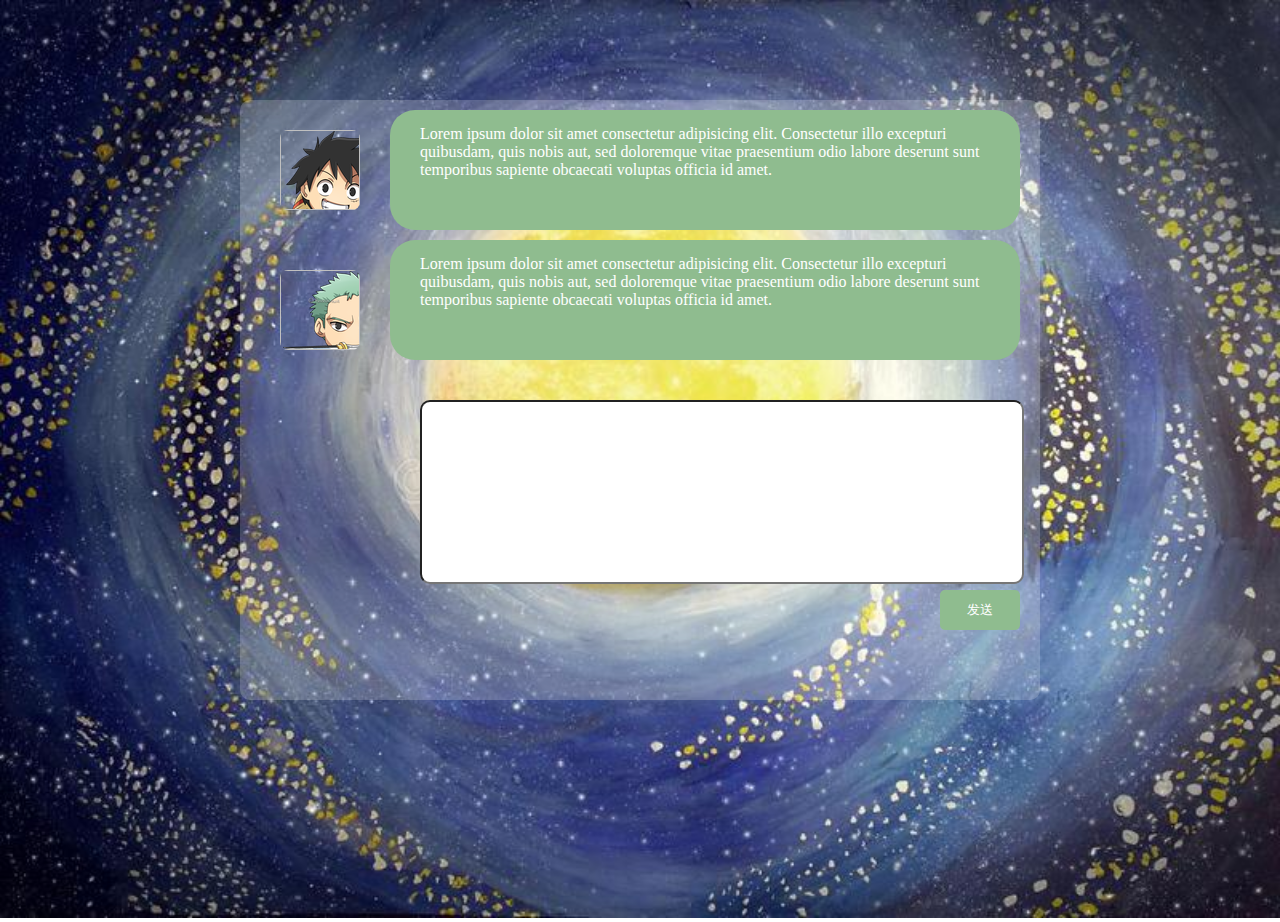
<file: Liuyan.html>
<!DOCTYPE html>
<html lang="en">
<head>
    <meta charset="UTF-8">
    <title>打开月亮的灯</title>
    <style>
    * {
    margin: 0;
    padding: 0
}
    .form {
    overflow: hidden;
    position: relative;
}
    .bgc {
    width: 100%;
    height: 100%;
}
.submit {
    position: absolute;
    z-index: 9;
    left: 0;
    top: -50px;
    right: 0;
    bottom: 0;
    margin: auto;
    margin-top: 150px;
    width: 800px;
    height: 600px;
    background: rgba(255, 255, 255, 0.2);
    border-radius: 10px;
    color: #fff;
    display: flex;
    flex-direction: column;
}
    .container{
            padding: 10px;
            background-color: burlywood;
            text-align: center;
            margin: 0 auto;
        }
        .bgcc{

            margin:30px 60px 0px 40px;
            width: 80px;
            height: 80px;
            border-radius: 8px;
            border-color: black;
            background-image: url("./img/1.png");

        }
        .bgccc{
            margin:30px 60px 0px 40px;
            width: 80px;
            height: 80px;
            border-radius: 8px;
            border-color: black;
            background-image: url("./img/2.png");
        }
        .content{
            width: 600px;
            height: 90px;
            margin-left: 150px;
            left: 160px;
            background-color: darkseagreen;
            border-radius: 25px;
            padding: 15px;
            margin-top: 10px;
            /* 设置自动换行 */
            word-wrap: break-word;
        }
        .float{
            float: left;
        }
        .clear{
            clear: both;
        }
        .liuyan{
            position: absolute;
            margin-top: 40px;
            margin-left: 180px;
            width: 600px;
            height: 180px;
            background: white;
            border-radius: 10px;
            /* 设置自动换行 */
            word-wrap: break-word;

        }

        .btn_submit {
    align-self: center;
}

.btn {
    border: none;
    width: 80px;
    height: 40px;
    color: #fff;
    border-radius: 5px;
    background: #999;
    margin-top: 40px;
}

.btn:hover {
    background: #666;
}

.back {
    margin-left: 10px;
}

.home_href {
     margin-top: 230px;
    margin-left: 680px;
    border: none;
    width: 80px;
    height: 40px;
    color: #fff;
    border-radius: 5px;
    background: darkseagreen;
}


        #info {
				width: 40%;
				min-width: 300px;
				height: 40px;
				border-radius: 5px;
				padding-left: 10px;

			}
    </style>
</head>
<body>
</body>
<div class="form">
    <img class="bgc" src="./img/007.jpg" alt="">
    <div class="submit">
        <div id="container">
        <div class="float">
            <img class="bgcc" >
        </div>
        <div id="float">
            <div class="content">
                Lorem ipsum dolor sit amet consectetur adipisicing elit.
                 Consectetur illo excepturi quibusdam, quis nobis aut,
                 sed doloremque vitae praesentium odio labore deserunt
                 sunt temporibus sapiente obcaecati voluptas officia id amet.
            </div>
        </div>
        <div class="clear"></div>
            <div id="container">
        <div class="float">
            <img class="bgccc" >
        </div>
        <div id="float">
            <div class="content">
                Lorem ipsum dolor sit amet consectetur adipisicing elit.
                 Consectetur illo excepturi quibusdam, quis nobis aut,
                 sed doloremque vitae praesentium odio labore deserunt
                 sunt temporibus sapiente obcaecati voluptas officia id amet.
            </div>
        </div>
        <div class="clear"></div>
        </div>
            <input class="liuyan"></input>
    </div>
        <div class="btn_submit">
                 <a href="Show.html">
                 <button class="home_href">发送</button></a>
        </div>
</div>
</html>
</file>
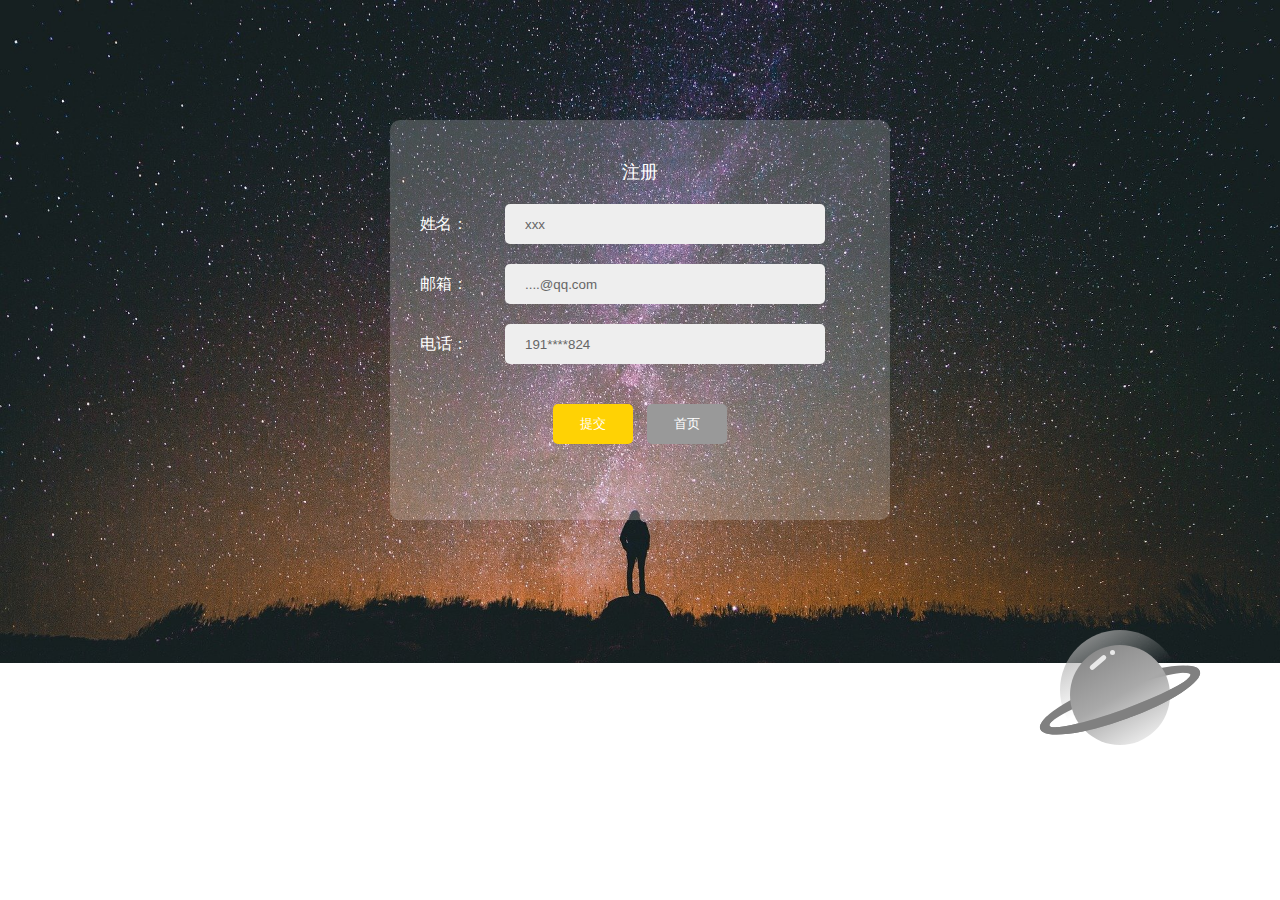
<file: LogIn.html>
<!DOCTYPE html>
<html lang="en">
<head>
    <meta charset="UTF-8">
    <title>打开月亮的灯</title>
    <link rel="stylesheet" href="css/moon.css" />
    <style>

        * {
    margin: 0;
    padding: 0
}

.from {
    overflow: hidden;
    position: relative;
}

.bgc {
    width: 100%;
}

.submit {
    position: absolute;
    z-index: 9;
    left: 0;
    top: -120px;
    right: 0;
    bottom: 0;
    margin: auto;
    margin-top: 15rem;
    width: 500px;
    height: 400px;
    background: rgba(255, 255, 255, 0.2);
    border-radius: 10px;
    color: #fff;
    display: flex;
    flex-direction: column;
}

.form_title {
    text-align: center;
    margin-top: 40px;
    font-size: 18px;
}

.form_input {
    padding: 0 30px;
    box-sizing: border-box;
    display: flex;
    margin-top: 20px;
}

.inputs {
    height: 40px;
    width: 300px;
    border-radius: 5px;
    border: none;
    background-color: #eee;
    color: #666;
    padding-left: 20px;
}

.form_input span {
    width: 85px;
    align-self: center;
}

.btn_submit {
    align-self: center;
}

.btn {
    border: none;
    width: 80px;
    height: 40px;
    color: #fff;
    border-radius: 5px;
    background: #999;
    margin-top: 40px;
}

.btn:hover {
    background: #666;
}

.back {
    margin-left: 10px;
}

.home_href {
    border: none;
    width: 80px;
    height: 40px;
    color: #fff;
    border-radius: 5px;
    background: #FFD204;
}
@font-face {
			font-family: zhanku;
			src: url("font/站酷快乐体.ttf");
		}
.fuck{
    text-decoration : none;
    font-family: zhanku;
    margin-top: -19rem;
    margin-left: 25px;
}
    </style>
</head>
<body>
<body>
    <div class="from">
        <img class="bgc" src="./img/003.jpg" alt="">
        <div class="submit">
            <span class="form_title">注册</span>
            <div class="form_input">
                <span>姓名：</span>
                <input class="inputs" type="text" value="xxx">
            </div>
            <div class="form_input">
                <span>邮箱：</span>
                <input class="inputs" type="text" value="....@qq.com">
            </div>
            <div class="form_input">
                <span>电话：</span>
                <input class="inputs" type="text" value="191****824">
            </div>
            <div class="btn_submit">
                <a href="Massage.html">
                    <button class="home_href">提交</button></a>
                <a href="Main.html" class="back"><button class="btn">首页</button></a>
            </div>
        </div>
    </div>
<div class="container" style="margin-top: 15rem;margin-left: 30rem">
			<div class="planet" id="tiaozhuan"></div>
		</div>
</body>
</body>
<script>

window.onload = function(){
    var obj = document.getElementById('tiaozhuan');
    obj.onclick=function(){
        window.location.href="Main.html";
     }
 }

</script>
</html>
</file>
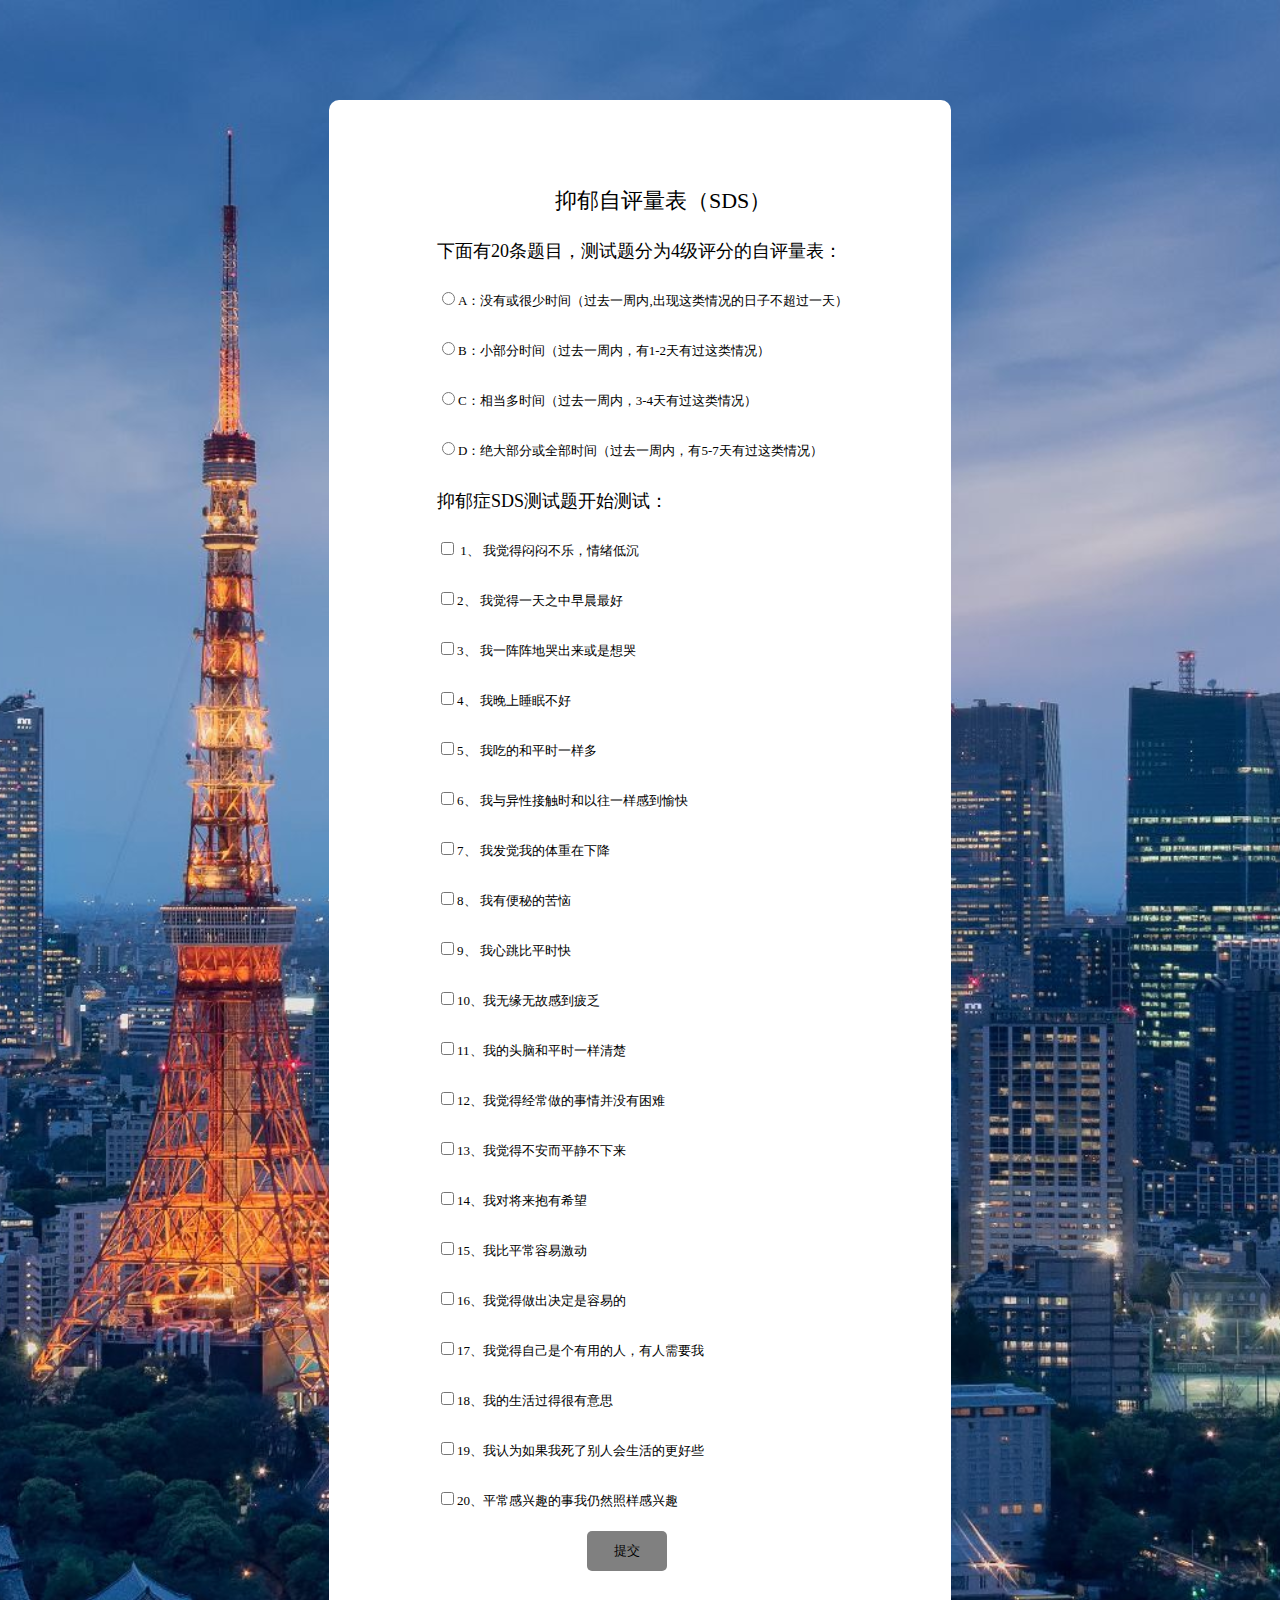
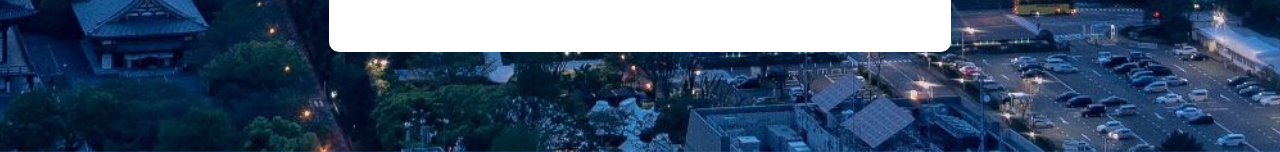
<file: Quest.html>
<!DOCTYPE html>
<html lang="en">
<head>
    <meta charset="UTF-8">
    <title>Title</title>
    <link rel="stylesheet" href="css/moon.css" />
    <style>
        body{
            z-index:-1;
            background-image: url("img/bacimg2.jpg");
            background-size: cover;
            background-position: center center;
}
.bg_blue{
}
.form{
width:470px;
margin:100px auto;
line-height:50px;
background:#fff;
padding:6%;
border-radius: 10px;
}
.m-l-0{
    margin-left:150px;
    font-size: 22px;
}
.m-l-1{
    margin-left:32px;
    font-size: 18px;
}
.m-l-2{
    margin-left:32px;
    font-size: 13px;
}
.home_href {
    border: none;
    width: 80px;
    height: 40px;
    color: #fff;
    border-radius: 5px;
    background: gray;
    margin-left: 150px;
}
    </style>
</head>

<body>
<div class="bg_blue">
<div class="form">
<div class="m-l-0">抑郁自评量表（SDS）</div>
<div class="m-l-1">下面有20条题目，测试题分为4级评分的自评量表：</div>
<div class="m-l-2"><input type="radio" name="sex" value="nan">A：没有或很少时间（过去一周内,出现这类情况的日子不超过一天）</div>
<div class="m-l-2"><input type="radio" name="sex" value="nan">B：小部分时间（过去一周内，有1-2天有过这类情况）</div>
<div class="m-l-2"><input type="radio" name="sex" value="nan">C：相当多时间（过去一周内，3-4天有过这类情况）</div>
<div class="m-l-2"><input type="radio" name="sex" value="nan">D：绝大部分或全部时间（过去一周内，有5-7天有过这类情况）</div>
<div class="m-l-1">抑郁症SDS测试题开始测试：</div>
    <div class="m-l-2"><input type="checkbox"   value="1" > 1、 我觉得闷闷不乐，情绪低沉&nbsp;<br>
                       <input type="checkbox"   value="2" >2、 我觉得一天之中早晨最好<br>
                       <input type="checkbox"   value="3" >3、 我一阵阵地哭出来或是想哭<br>
                       <input type="checkbox"   value="4" >4、 我晚上睡眠不好<br>
                       <input type="checkbox"   value="5" >5、 我吃的和平时一样多<br>
                       <input type="checkbox"   value="6" >6、 我与异性接触时和以往一样感到愉快<br>
                       <input type="checkbox"   value="2" >7、 我发觉我的体重在下降<br>
                       <input type="checkbox"   value="2" >8、 我有便秘的苦恼<br>
                       <input type="checkbox"   value="2" >9、 我心跳比平时快<br>
                       <input type="checkbox"   value="2" >10、我无缘无故感到疲乏<br>
                       <input type="checkbox"   value="2" >11、我的头脑和平时一样清楚<br>
                       <input type="checkbox"   value="2" >12、我觉得经常做的事情并没有困难<br>
                       <input type="checkbox"   value="2" >13、我觉得不安而平静不下来<br>
                       <input type="checkbox"   value="2" >14、我对将来抱有希望<br>
                       <input type="checkbox"   value="2" >15、我比平常容易激动<br>
                       <input type="checkbox"   value="2" >16、我觉得做出决定是容易的<br>
                       <input type="checkbox"   value="2" >17、我觉得自己是个有用的人，有人需要我<br>
                       <input type="checkbox"   value="2" >18、我的生活过得很有意思<br>
                       <input type="checkbox"   value="2" >19、我认为如果我死了别人会生活的更好些<br>
                       <input type="checkbox"   value="2" >20、平常感兴趣的事我仍然照样感兴趣<br>
        <button class="home_href"><a href="Main.html" style="text-decoration : none;color: black">提交</a></button>


</div>
</div>



</body>
<script>

window.onload = function(){
    var obj = document.getElementById('tiaozhuan');
    obj.onclick=function(){
        window.location.href="Login.html";
     }
 }

</script>
</html>
</file>
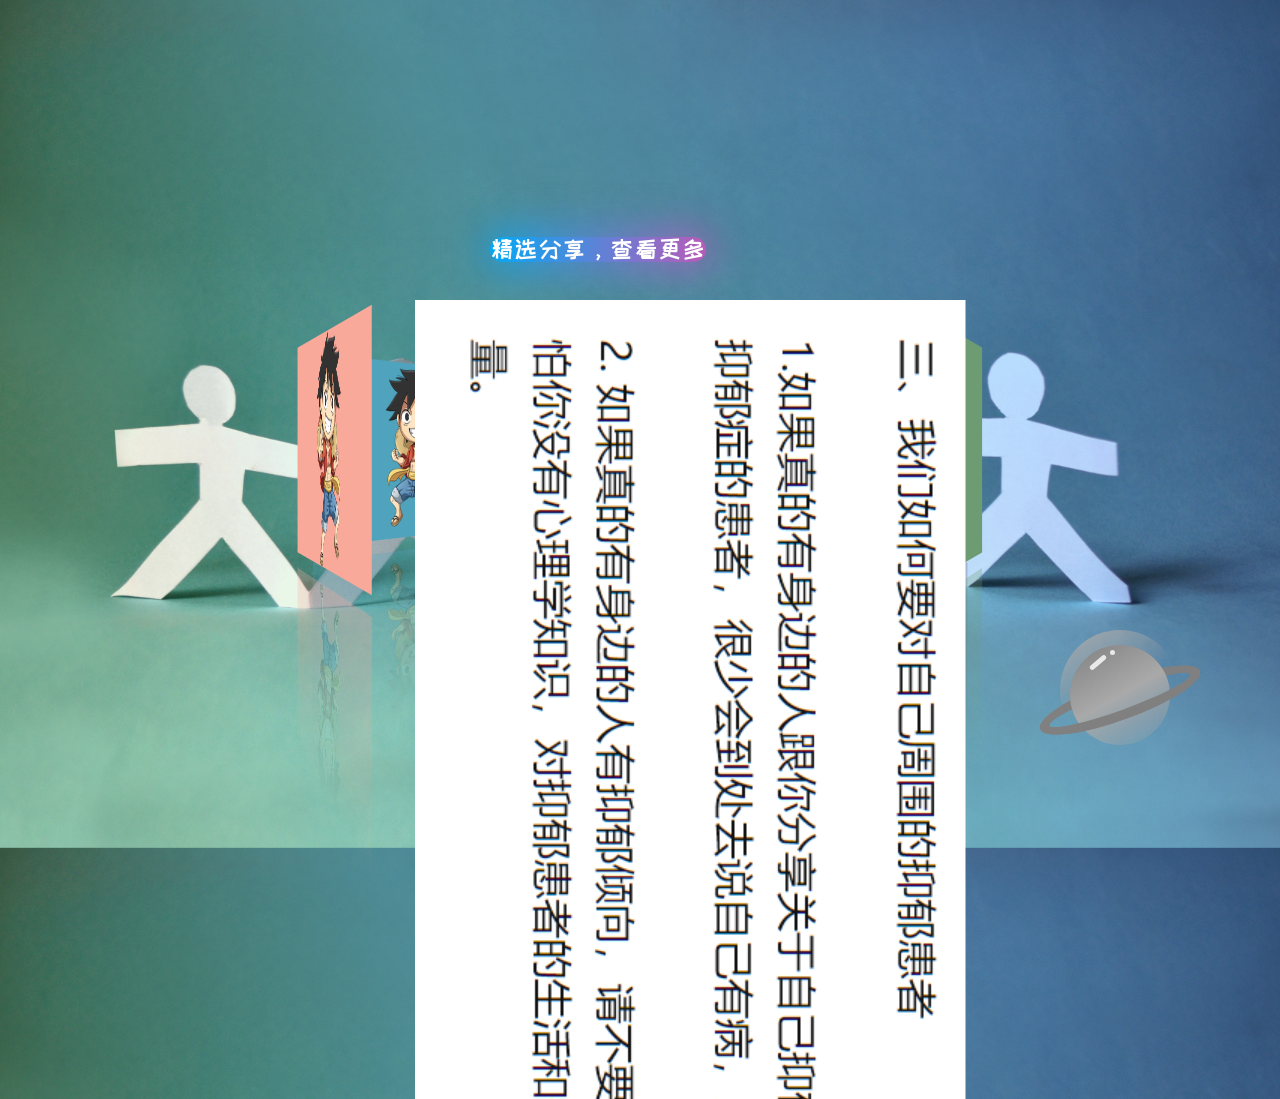
<file: Show.html>
<!DOCTYPE html>
<html lang="en">
<head>
    <meta charset="UTF-8">
    <title>打开月亮的灯</title>
	<link rel="stylesheet" href="css/moon.css" />
    <style>
        * {
	/* 初始化 取消页面的内外边距 */
	padding: 0;
	margin: 0;
}
body {
	/* 弹性布局 让页面元素水平+垂直居中 */
	display: flex;
	justify-content: center;
	align-items: center;
	/* 让页面始终占浏览器总高 */
	height: 100vh;
	background-image: url("./img/004.jpg");
	background-size: 100%;
	/* 视距 让元素看起来更有3D效果 */
	perspective: 900px;
}
section {
	/* 相对定位 */
	position: relative;
	width: 300px;
	height: 200px;
	/* 鼠标放到元素上变成小手 */
	cursor: pointer;
	/* 让子元素保留其3D位置 */
	transform-style: preserve-3d;
	/* 动画 名称 时长 linear 是匀速 播放 infinite 是无限次播放 */
	animation: rotate 20s linear infinite;
}
section:hover {
	/* 鼠标放到元素上停止动画 */
	animation-play-state: paused;
}
section div {
	/* 绝对定位 */
	position: absolute;
	left: 0;
	top: 0;
	width: 100%;
	height: 100%;
	text-align: center;
	/* 设置元素的倒影效果 below 是倒影效果在元素下方 15px 是元素和倒影的距离 后面的属性和背景渐变色是一个属性 设置了一个从下到上由背景透明色过渡到设置了不透明度的白色 */
	-webkit-box-reflect: below 15px -webkit-linear-gradient(transparent 10%, rgba(255, 255, 255, 0.3));
}

@font-face{
	font-family: tea;
	src: url("font/站酷快乐体.ttf");
}
section p{
	position: absolute;
	left: 0;
	top: -120px;
	width: 100%;
	height: 100%;
	text-align: center;
	font-size: xx-large;
	font-family: tea;
}


section div:nth-child(1) {
	transform: translateZ(300px);
	background-color: #c14c39;
}
section div:nth-child(2) {
	transform: rotateY(60deg) translateZ(300px);
	background-color: #6e9c72;
}
section div:nth-child(3) {
	transform: rotateY(120deg) translateZ(300px);
	background-color: #5e5f7a;
}
section div:nth-child(4) {
	transform: rotateY(180deg) translateZ(300px);
	background-color: #f5eb98;
}
section div:nth-child(5) {
	transform: rotateY(240deg) translateZ(300px);
	background-color: #50a3bc;
}
section div:nth-child(6) {
	transform: rotateY(300deg) translateZ(300px);
	background-color: #f9a99a;
}
/* 先定义旋转动画 */
@keyframes rotate {
	0% {
		transform: rotateY(0);
	}
	100% {
		transform: rotateY(360deg);
	}
}

		* {
    /* 初始化 取消页面的内外边距 */
    padding: 0;
    margin: 0;
}

body {
    /* 弹性布局 让页面元素垂直+水平居中 */
    display: flex;
    justify-content: center;
    align-items: center;
    /* 让页面占屏幕总高 */
    height: 100vh;
    background-color: #000;
}

a {
    /* 相对定位 */
    position: relative;
    width: 400px;
    height: 100px;
	top: -150px;
    line-height: 100px;
    text-align: center;
    text-decoration: none;
    text-transform: uppercase;
    font-size: 24px;
    color: #fff;
    /* 圆角属性 */
    border-radius: 50px;
    /* 背景渐变色 */
    background-image: linear-gradient(to right, #03a9f4, #f441a5, #ffeb3b, #09a8f4);
    /* 背景渐变色大小 */
    background-size: 400%;
    z-index: 1;
}

/* 下面设计 发光效果 */
a::before {
    content: '';
    position: absolute;
    top: -5px;
    bottom: -5px;
    left: -5px;
    right: -5px;
    border-radius: 50px;
    /* 背景渐变色 */
    background-image: linear-gradient(to right, #03a9f4, #f441a5, #ffeb3b, #09a8f4);
    /* 背景渐变色大小 */
    background-size: 400%;
    /* 元素的位置 底层或者顶层  -值表示底层 + 值表示顶层 */
    z-index: -1;
    /* 设置模糊度 显示发光效果 */
    filter: blur(20px);
}

a:hover {
    /* 动画 名称 时间 infinite 是无限次播放 */
    animation: sun 8s infinite;
}

a:hover::before {
    animation: sun 8s infinite;
}

@keyframes sun {
    100% {
        /* 背景位置 */
        background-position: -400% 0;
    }
}
@font-face {
			font-family: zhanku;
			src: url("font/站酷快乐体.ttf");
		}

    </style>
</head>
<body>
		<section>
			<div><img src="img/anli_shabi.png" alt="" /></div>
			<div><img src="img/1.png" alt="" /></div>
			<div><img src="img/1.png" alt="" /></div>
			<div><img src="img/1.png" alt="" /></div>
			<div><img src="img/1.png" alt="" /></div>
			<div><img src="img/1.png" alt="" /></div>
			<a href="Massage.html" style="font-family: zhanku">精选分享，查看更多</a>
		</section>
<div class="container" style="margin-top: 15rem;margin-left: 30rem">
			<div class="planet" id="tiaozhuan"></div>
		</div>
</body>
<script>

window.onload = function(){
    var obj = document.getElementById('tiaozhuan');
    obj.onclick=function(){
        window.location.href="Login.html";
     }
 }

</script>
</html>
</file>
<file: css/moon.css>
.container {
	/* 绝对定位 */
	position: absolute;
	/* 现在我们如果想让改元素居中到页面中 有两种方法,我都写一下 你们进行参考*/
	/* 第一种 */
	/* calc可以自动计算数值 页面的50% - 盒子宽度或者高度的一半就正好到中间了 这里为什么我要减去120px呢,明明宽度和高度只有200px 一半应该是100px , 哈哈, 当然我们还给盒子加了20px的内边距 也就撑大了盒子 盒子宽度/高度就成了240px*/
	/* top: calc(50% - 120px);
	left: calc(50% - 120px); */
	width: 100px;
	height: 100px;
	padding: 10px;
	/* 圆形 */
	border-radius: 50%;
	/* 第二种 */
	top: 50%;
	left: 50%;
	/* 就是先让盒子走页面的50% */
	/* 然后用转换属性的2D位移 让元素走自身的宽度/高度的一半,利用这个属性就免去了计算 可以更快更方便的让元素到中间 */
	transform: translate(-50%, -50%);
	/* 背景渐变色 旋转150度进行着色 transparent是透明色 */
	background-image: linear-gradient(
		150deg,
		darkgray,
		transparent,
		transparent
	);
	/* 动画  名称 时长  第三个属性值是贝塞尔曲线(让动画的运动轨迹有很多可能性),有兴趣自己研究一下(https://cubic-bezier.com/) infinite是无限次播放 */
	animation: move 6s cubic-bezier(0.45, 0.05, 0.55, 0.95) infinite;
}
.container::before,
.container::after {
	content: "";
	/* 相对定位 会以自身的当前位置进行位移 */
	top: -95px;
	left: 40px;
	position: relative;
	/* 伪元素是行内元素 需要转为块级来设置宽和高 */
	display: block;
	width: 5px;
	height: 5px;
	border-radius: 5px;
	background-color: rgba(255, 255, 255, 0.8);
}
.container::before {
	width: 20px;
	top: 20px;
	left: 18px;
	/* 逆时针旋转40度 */
	transform: rotate(-40deg);
}
/* 行星 start */
.container .planet {
	width: 100%;
	height: 100%;
	border-radius: 50%;
	/* 同上 */
	background-image: linear-gradient(150deg, gray, darkgray, transparent);
}
/* 行星 end */
/* 环绕的轨道 start */
.container .planet::before,
.container .planet::after {
	content: "";
	position: absolute;
	top: 50px;
	left: -25px;
	width: 150px;
	height: 20px;
	border-radius: 50%;
	border: 10px solid gray;
	/* 先让两个伪元素的上边框颜色都为透明色 */
	border-top-color: transparent;
	/* 逆时针旋转20度 */
	transform: rotate(-20deg);
}
.container .planet::after {
	border-top-color:gray;
	/* 这个属性是堆叠顺序 只针对定位元素有效 这里随便写个负值就可以对于的部分就会被覆盖掉 */
	z-index: -99;
}
/* 环绕的轨道 end */

/* 做一下漂浮的动画 */
@keyframes move {
	0% {
		top: 50%;
	}
	50% {
		top: 45%;
	}
	100% {
		top: 50%;
	}
}
</file>
